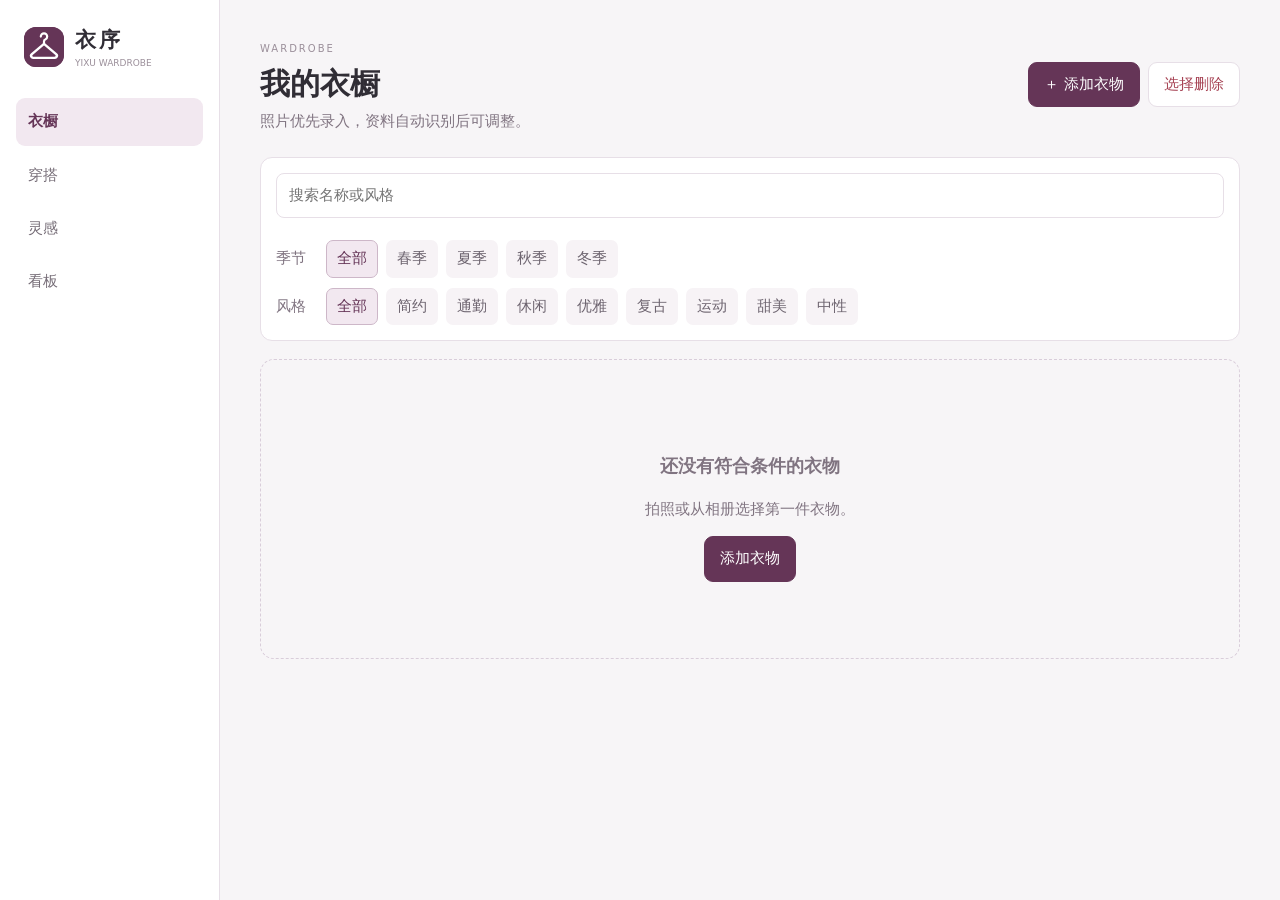
<file: index.html>
<!doctype html>
<html lang="zh-CN">
<head>
<meta charset="utf-8"><meta name="viewport" content="width=device-width,initial-scale=1,viewport-fit=cover">
<meta name="theme-color" content="#653557"><title>衣序 · 离线衣橱</title>
<link rel="icon" type="image/svg+xml" href="./app-icon-v3.svg"><link rel="icon" type="image/png" sizes="32x32" href="./favicon-v3-32.png"><link rel="apple-touch-icon" sizes="180x180" href="./apple-touch-icon-v3.png"><link rel="manifest" href="./manifest.webmanifest?v=3">
<style>
:root{--p:#653557;--ph:#7d4a6d;--bg:#f7f5f7;--card:#fff;--text:#302d35;--muted:#807481;--line:#e7dfe7;--soft:#f2e8f0;--danger:#a74455}*{box-sizing:border-box}body{margin:0;background:var(--bg);color:var(--text);font:15px/1.55 system-ui,"PingFang SC","Microsoft YaHei",sans-serif}button,input,select,textarea{font:inherit}button{cursor:pointer}.shell{min-height:100vh;padding-left:220px}.side{position:fixed;inset:0 auto 0 0;width:220px;background:#fff;border-right:1px solid var(--line);padding:24px 16px;z-index:10}.brand{display:flex;gap:11px;align-items:center;margin:0 8px 28px}.mark{width:40px;height:40px;border-radius:12px;background:var(--p);color:#fff;display:grid;place-items:center;font-size:21px;overflow:hidden}.mark img{width:100%;height:100%;display:block}.brand b{font-size:21px;letter-spacing:3px}.brand small{display:block;color:#9b8f9a;font-size:9px}.nav{display:grid;gap:6px}.nav button,.bottom button{border:0;background:transparent;color:#766d77;border-radius:9px;padding:12px;text-align:left}.nav button.on,.bottom button.on{background:var(--soft);color:var(--p);font-weight:700}.main{padding:36px 40px 90px;max-width:1400px;margin:auto}.head{display:flex;align-items:center;justify-content:space-between;gap:16px;margin-bottom:24px}.head h1{font-size:30px;margin:2px 0}.head p{margin:0;color:var(--muted)}.eyebrow{font-size:10px;letter-spacing:2px;color:#9b8f9a}.btn{border:1px solid var(--line);background:#fff;color:var(--p);border-radius:9px;padding:10px 15px}.btn.primary{background:var(--p);border-color:var(--p);color:#fff}.filters{background:#fff;border:1px solid var(--line);border-radius:12px;padding:15px;margin-bottom:18px}.search{width:100%;border:1px solid var(--line);border-radius:8px;padding:10px 12px;margin-bottom:12px}.filter{display:flex;gap:8px;align-items:center;margin-top:10px;overflow:auto}.filter>span{color:var(--muted);min-width:42px}.chip{white-space:nowrap;border:1px solid transparent;background:#f7f3f6;color:#6e6570;border-radius:7px;padding:6px 10px}.chip.on{background:var(--soft);border-color:#cdb7c8;color:var(--p)}.head-actions{display:flex;gap:8px;flex-wrap:wrap;margin-left:auto;justify-content:flex-end}.item-card{position:relative}.item-card[role="button"]{cursor:pointer}.item-card[role="button"] .photo{background:#fcfafc}.select-check{position:absolute;top:8px;right:8px;width:30px;height:30px;border:1px solid var(--line);border-radius:50%;background:#fff;color:var(--p);display:grid;place-items:center;z-index:2;box-shadow:0 2px 8px #352c3414}.select-check.on{background:var(--p);border-color:var(--p);color:#fff}.btn.delete-action{color:var(--danger)}.btn.delete-action.ready{background:var(--danger);border-color:var(--danger);color:#fff}.grid{display:grid;grid-template-columns:repeat(4,minmax(0,1fr));gap:16px}.card{background:#fff;border:1px solid var(--line);border-radius:12px;overflow:hidden}.closet-groups{display:grid;gap:16px}.category-section{background:#fff;border:1px solid var(--line);border-radius:12px;padding:15px}.category-head{display:flex;align-items:center;justify-content:space-between;margin-bottom:12px}.category-head h2{font-size:17px;margin:0}.category-head span{color:var(--muted);font-size:13px}.category-rail{display:flex;gap:12px;overflow-x:auto;overscroll-behavior-inline:contain;scroll-snap-type:inline mandatory;scrollbar-width:thin;padding:1px 1px 8px;-webkit-overflow-scrolling:touch}.category-rail .card{flex:0 0 210px;scroll-snap-align:start}.photo{height:220px;background:#fff;padding:12px;display:grid;place-items:center}.photo img{width:100%;height:100%;object-fit:contain}.body{padding:13px;border-top:1px solid #f1ebf0}.body b,.body small{display:block}.body small{color:var(--muted)}.empty{min-height:300px;border:1px dashed #d9cdda;border-radius:14px;display:grid;place-items:center;text-align:center;color:var(--muted);padding:30px}.modal{position:fixed;inset:0;background:#2d253080;z-index:50;display:grid;place-items:center;padding:12px}.dialog{background:#fff;width:min(720px,100%);max-height:94vh;overflow:auto;border-radius:16px;padding:24px}.dialog h2{margin:0}.dialog .close{float:right;border:0;background:transparent;font-size:22px}.upload{border:1px dashed #cdbdca;border-radius:11px;padding:12px;text-align:center;background:#fbf8fb}.preview{height:230px}.preview img{width:100%;height:100%;object-fit:contain}.upload-actions{display:flex;justify-content:center;gap:8px;margin-top:10px;flex-wrap:wrap}.form{display:grid;grid-template-columns:1fr 1fr;gap:12px;margin-top:14px}.form label,.full{display:grid;gap:5px;color:#756a74}.form input,.form select,.full input,.full textarea{width:100%;border:1px solid var(--line);border-radius:8px;padding:9px;background:#fff}.checks{display:flex;gap:12px;flex-wrap:wrap;margin:14px 0}.actions{display:flex;justify-content:flex-end;gap:8px;margin-top:18px}.outfits{display:grid;grid-template-columns:repeat(3,1fr);gap:15px}.collage{height:240px;display:grid;grid-template-columns:1fr 1fr;padding:10px}.collage img{width:100%;height:100%;object-fit:contain}.tryon{display:grid;grid-template-columns:1fr 1.2fr;gap:18px}.stage{height:430px;border:1px solid var(--line);border-radius:13px;position:relative;background:linear-gradient(45deg,#f4eff3 25%,transparent 25%),linear-gradient(-45deg,#f4eff3 25%,transparent 25%);background-size:20px 20px;overflow:hidden;touch-action:none}.person{position:absolute;inset:22px;margin:auto;width:48%;height:88%;opacity:.48;pointer-events:none}.layer{position:absolute;object-fit:contain;touch-action:none;user-select:none;-webkit-user-drag:none;cursor:grab;transform-origin:center;filter:drop-shadow(0 3px 5px #392d3822)}.layer:active{cursor:grabbing}.layer.active{outline:1px dashed #8f6683;outline-offset:3px;border-radius:8px;z-index:20!important}.wear-upper{left:28%;top:20%;width:44%;height:35%}.wear-lower{left:28%;top:44%;width:44%;height:47%}.wear-coat{left:23%;top:18%;width:54%;height:52%}.wear-accessory{left:25%;top:69%;width:50%;height:22%}.stage-tools{display:flex;align-items:center;gap:7px;margin-top:8px;flex-wrap:wrap}.stage-tools small{color:var(--muted);margin-right:auto}.stage-tools .btn{padding:6px 11px}.picker{max-height:430px;overflow:auto}.picker h3{font-size:13px;color:var(--muted)}.minis{display:grid;grid-template-columns:repeat(3,1fr);gap:7px}.minis button{border:1px solid var(--line);border-radius:8px;background:#fff;padding:5px}.minis button.on{border-color:var(--p);background:var(--soft)}.minis img{width:100%;height:72px;object-fit:contain}.inspo{columns:3;column-gap:15px}.inspo .card{break-inside:avoid;margin-bottom:15px}.inspo .photo{height:auto;aspect-ratio:4/5}.inspo .photo img{object-fit:cover}.metrics{display:grid;grid-template-columns:repeat(4,1fr);gap:12px}.metric,.panel{background:#fff;border:1px solid var(--line);border-radius:11px;padding:17px}.metric span{display:block;color:var(--muted);font-size:12px}.metric strong{font-size:27px}.panels{display:grid;grid-template-columns:1fr 1fr;gap:15px;margin-top:16px}.panel.wide{grid-column:1/-1}.category-counts{display:grid;grid-template-columns:repeat(5,minmax(0,1fr));gap:10px}.category-count{border:1px solid var(--line);border-radius:9px;padding:12px}.category-count span{display:block;color:var(--muted);font-size:12px}.category-count strong{font-size:22px}.calendar-nav{display:flex;align-items:center;justify-content:space-between;gap:12px;margin-bottom:14px}.calendar-nav h2{margin:0;font-size:18px}.calendar-nav div{display:flex;gap:8px}.calendar-grid{display:grid;grid-template-columns:repeat(7,minmax(0,1fr));gap:7px}.weekday{text-align:center;color:var(--muted);font-size:12px;padding:5px}.calendar-blank{min-height:104px}.calendar-day{min-width:0;min-height:104px;border:1px solid var(--line);border-radius:9px;background:#fff;color:var(--text);padding:8px;text-align:left;display:flex;flex-direction:column;gap:6px;overflow:hidden}.calendar-day:hover,.calendar-day.has-look{border-color:#cdb7c8;background:#fbf8fb}.calendar-day>span{font-size:12px;color:var(--muted)}.calendar-day>small{margin:auto;color:var(--p);font-size:18px}.day-look{display:flex;flex:1;min-height:0;justify-content:center}.day-look img{width:34%;height:72px;object-fit:contain}.look-choices{display:grid;grid-template-columns:repeat(3,minmax(0,1fr));gap:10px;margin-top:14px}.look-choice{border:1px solid var(--line);border-radius:10px;background:#fff;padding:8px;color:var(--text)}.look-choice.on{border-color:var(--p);background:var(--soft)}.look-choice .collage{height:120px}.look-choice b{display:block;margin-top:5px}.row{display:flex;align-items:center;gap:10px;border-bottom:1px solid #f0eaf0;padding:8px 0}.row img{width:45px;height:45px;object-fit:contain}.danger{color:var(--danger);border:0;background:transparent}.bottom{display:none}.toast{position:fixed;left:50%;bottom:20px;transform:translateX(-50%);background:#352c34;color:#fff;padding:9px 14px;border-radius:8px;z-index:80}
@media(max-width:800px){.shell{padding-left:0}.side{display:none}.main{padding:24px 15px 88px}.bottom{display:grid;position:fixed;bottom:0;left:0;right:0;height:68px;background:#fff;border-top:1px solid var(--line);grid-template-columns:repeat(4,1fr);z-index:20}.bottom button{text-align:center;font-size:12px;padding:5px}.head{align-items:flex-start;flex-wrap:wrap}.head .btn{flex:none}.grid{grid-template-columns:repeat(2,1fr);gap:10px}.category-section{padding:13px}.category-rail{margin-right:-13px;padding-right:13px}.category-rail .card{flex-basis:155px}.category-rail .photo{height:150px}.photo{height:165px}.form,.tryon,.panels{grid-template-columns:1fr}.outfits{grid-template-columns:1fr}.stage{height:350px}.metrics{grid-template-columns:1fr 1fr}.category-counts{grid-template-columns:repeat(3,minmax(0,1fr))}.calendar-grid{gap:4px}.calendar-blank,.calendar-day{min-height:68px}.calendar-day{padding:5px}.day-look img{height:42px}.look-choices{grid-template-columns:repeat(2,minmax(0,1fr))}.inspo{columns:2}.picker{max-height:330px}}@media(max-width:430px){.inspo{columns:1}.minis{grid-template-columns:repeat(2,1fr)}.category-counts{grid-template-columns:repeat(2,minmax(0,1fr))}.weekday{font-size:10px}.calendar-day>span{font-size:10px}.calendar-day>small{font-size:15px}}
</style></head>
<body><div class="shell"><aside class="side"><div class="brand"><span class="mark"><img src="./app-icon-v3.svg" alt="衣架图标"></span><span><b>衣序</b><small>YIXU WARDROBE</small></span></div><nav class="nav" id="sideNav"></nav></aside><main class="main" id="app"></main><nav class="bottom" id="bottomNav"></nav></div><div id="overlay"></div><script src="./background-removal.bundle.js"></script><script>
const CATS=['上衣','裤装','半身裙','连衣裙','外套','鞋履','包袋','配饰','其他'],SEAS=['春季','夏季','秋季','冬季'],STYLES=['简约','通勤','休闲','优雅','复古','运动','甜美','中性'],THICK=['轻薄','适中','厚实'];
let page='closet',items=[],outfits=[],inspirations=[],dailyLooks=[],season='',style='',query='',draft=null,selected=[],layerState={},selectedLayer=null,gesture=null,deleteMode=false,selectedForDelete=[],calendarCursor=new Date(new Date().getFullYear(),new Date().getMonth(),1);const app=document.querySelector('#app'),overlay=document.querySelector('#overlay');
function db(){return new Promise((ok,no)=>{const q=indexedDB.open('yixu-standalone',2);q.onupgradeneeded=()=>['items','outfits','inspirations','dailyLooks'].forEach(s=>q.result.objectStoreNames.contains(s)||q.result.createObjectStore(s,{keyPath:'id'}));q.onsuccess=()=>ok(q.result);q.onerror=()=>no(q.error)})}
async function all(store){const d=await db();return new Promise((ok,no)=>{const q=d.transaction(store).objectStore(store).getAll();q.onsuccess=()=>ok(q.result);q.onerror=()=>no(q.error)})}async function put(store,value){const d=await db();return new Promise((ok,no)=>{const q=d.transaction(store,'readwrite').objectStore(store).put(value);q.onsuccess=ok;q.onerror=()=>no(q.error)})}async function del(store,id){const d=await db();return new Promise(ok=>{const q=d.transaction(store,'readwrite').objectStore(store).delete(id);q.onsuccess=ok})}
async function load(){[items,outfits,inspirations,dailyLooks]=await Promise.all([all('items'),all('outfits'),all('inspirations'),all('dailyLooks')]);render()}
const nav=[['closet','衣橱'],['outfits','穿搭'],['inspiration','灵感'],['dashboard','看板']];function navs(){for(const id of ['sideNav','bottomNav'])document.querySelector('#'+id).innerHTML=nav.map(([k,v])=>`<button class="${page===k?'on':''}" onclick="go('${k}')">${v}</button>`).join('')}function go(p){page=p;navs();render()}
function esc(v=''){return String(v).replace(/[&<>"']/g,c=>({'&':'&amp;','<':'&lt;','>':'&gt;','"':'&quot;',"'":'&#39;'}[c]))}function url(blob){return URL.createObjectURL(blob)}function toast(s,duration=1800){const n=document.createElement('div');n.className='toast';n.textContent=s;document.body.append(n);if(duration)setTimeout(()=>n.remove(),duration);return n}
function head(en,title,copy,action=''){return `<div class="head"><div><span class="eyebrow">${en}</span><h1>${title}</h1><p>${copy}</p></div>${action}</div>`}
function render(){navs();if(page==='closet')closet();if(page==='outfits')outfitPage();if(page==='inspiration')inspoPage();if(page==='dashboard')dashboard()}
function itemCard(x){const chosen=selectedForDelete.includes(x.id);return `<article class="card item-card" ${deleteMode?`role="button" tabindex="0" onclick="toggleDeleteItem('${x.id}')" onkeydown="if(event.key==='Enter'||event.key===' '){event.preventDefault();toggleDeleteItem('${x.id}')}" aria-pressed="${chosen}"`:''}>${deleteMode?`<span class="select-check ${chosen?'on':''}" aria-hidden="true">${chosen?'✓':''}</span>`:''}<div class="photo"><img src="${url(x.image)}" alt="${esc(x.category)}"></div></article>`}
function toggleDeleteMode(){deleteMode=!deleteMode;selectedForDelete=[];closet()}
function toggleDeleteItem(id){selectedForDelete=selectedForDelete.includes(id)?selectedForDelete.filter(x=>x!==id):[...selectedForDelete,id];closet()}
async function deleteSelectedItems(){if(!selectedForDelete.length)return toast('请先选择要删除的衣物');if(!confirm(`确定删除选中的 ${selectedForDelete.length} 件衣物吗？`))return;for(const id of selectedForDelete)await del('items',id);deleteMode=false;selectedForDelete=[];await load();toast('已删除选中衣物')}
function closet(){const result=items.filter(x=>(!query||[x.name,x.category,...x.styles].join(' ').toLowerCase().includes(query.toLowerCase()))&&(!season||x.seasons.includes(season))&&(!style||x.styles.includes(style))),groups=CATS.map(category=>({category,list:result.filter(x=>x.category===category)})).filter(x=>x.list.length);app.innerHTML=head('WARDROBE','我的衣橱','照片优先录入，资料自动识别后可调整。',`<div class="head-actions"><button class="btn primary" onclick="addItem()">＋ 添加衣物</button>${deleteMode?`<button class="btn" onclick="toggleDeleteMode()">取消</button><button class="btn delete-action ${selectedForDelete.length?'ready':''}" onclick="deleteSelectedItems()">删除已选${selectedForDelete.length?` (${selectedForDelete.length})`:''}</button>`:'<button class="btn delete-action" onclick="toggleDeleteMode()">选择删除</button>'}</div>`)+`<section class="filters"><input class="search" placeholder="搜索名称或风格" value="${esc(query)}" oninput="query=this.value;closet()"><div class="filter"><span>季节</span>${['',...SEAS].map(x=>`<button class="chip ${season===x?'on':''}" onclick="season='${x}';closet()">${x||'全部'}</button>`).join('')}</div><div class="filter"><span>风格</span>${['',...STYLES].map(x=>`<button class="chip ${style===x?'on':''}" onclick="style='${x}';closet()">${x||'全部'}</button>`).join('')}</div></section>`+(groups.length?`<div class="closet-groups">${groups.map(g=>`<section class="category-section"><div class="category-head"><h2>${esc(g.category)}</h2><span>${g.list.length} 件 · 左右滑动</span></div><div class="category-rail" aria-label="${esc(g.category)}衣物">${g.list.map(itemCard).join('')}</div></section>`).join('')}</div>`:`<div class="empty"><div><h3>还没有符合条件的衣物</h3><p>拍照或从相册选择第一件衣物。</p><button class="btn primary" onclick="addItem()">添加衣物</button></div></div>`)}
function addItem(){draft={category:'',color:'',seasons:[],styles:[],thickness:'',brand:'',price:'',purchaseDate:'',notes:'',image:null};itemModal()}
function itemModal(){overlay.innerHTML=`<div class="modal"><section class="dialog"><button class="close" onclick="closeModal()">×</button><h2>添加衣物</h2><p>照片会在本机使用 AI 自动识别衣物并生成透明底图，完成后仍可手动调整资料。</p><div class="upload">${draft.image?`<div class="preview"><img src="${url(draft.image)}"></div>`:'<div class="preview" style="display:grid;place-items:center">添加衣物照片 *</div>'}<div class="upload-actions"><label class="btn">从相册选择<input hidden type="file" accept="image/*" onchange="pickPhoto(this.files[0])"></label><label class="btn">拍照<input hidden type="file" accept="image/*" capture="environment" onchange="pickPhoto(this.files[0])"></label></div></div><div class="form"><label>分类<select onchange="draft.category=this.value">${opts(CATS,draft.category)}</select></label><label>颜色<input value="${esc(draft.color)}" onchange="draft.color=this.value"></label><label>薄厚<select onchange="draft.thickness=this.value">${opts(THICK,draft.thickness)}</select></label><label>风格<select onchange="draft.styles=this.value?[this.value]:[]">${opts(STYLES,draft.styles[0])}</select></label><label>品牌<input value="${esc(draft.brand)}" onchange="draft.brand=this.value"></label><label>购买价格<input type="number" min="0" value="${draft.price}" onchange="draft.price=this.value"></label><label>购买日期<input type="date" value="${draft.purchaseDate}" onchange="draft.purchaseDate=this.value"></label></div><div class="checks">${SEAS.map(s=>`<label><input type="checkbox" ${draft.seasons.includes(s)?'checked':''} onchange="this.checked?draft.seasons.push('${s}'):draft.seasons=draft.seasons.filter(x=>x!=='${s}')">${s}</label>`).join('')}</div><label class="full">备注<textarea onchange="draft.notes=this.value">${esc(draft.notes)}</textarea></label><div class="actions"><button class="btn" onclick="closeModal()">取消</button><button class="btn primary" onclick="saveItem()">保存衣物</button></div></section></div>`}
function opts(arr,value){return '<option value="">请选择</option>'+arr.map(x=>`<option ${x===value?'selected':''}>${x}</option>`).join('')}
async function pickPhoto(file){if(!file)return;const note=toast('正在加载本机 AI 抠图模型…',0);try{const out=await processImage(file,(key,current,total)=>{const pct=total?Math.round(current/total*100):0;note.textContent=key.startsWith('compute')?'正在本机识别衣物…':`首次加载 AI 抠图模型 ${pct}%`});Object.assign(draft,out.tags,{image:out.image,name:out.tags.color+out.tags.category});itemModal();toast(out.aiApplied?'AI 抠图和基础识别已完成':out.cutoutApplied?'已完成透明化和基础识别':'已保留原图并完成基础识别')}catch(e){console.error(e);toast('图片处理失败，请更换照片重试')}finally{note.remove()}}
async function processImage(file,onProgress){if(window.yixuRemoveBackground){try{const image=await window.yixuRemoveBackground(file,onProgress),analyzed=await fallbackProcessImage(image,false);return{...analyzed,image,aiApplied:true,cutoutApplied:true}}catch(e){console.warn('AI cutout failed, using local fallback',e)}}return fallbackProcessImage(file,true)}
async function fallbackProcessImage(file,applyCutout=true){const bm=await createImageBitmap(file),scale=Math.min(1,1200/Math.max(bm.width,bm.height)),c=document.createElement('canvas');c.width=Math.max(1,Math.round(bm.width*scale));c.height=Math.max(1,Math.round(bm.height*scale));const x=c.getContext('2d',{willReadFrequently:true});x.drawImage(bm,0,0,c.width,c.height);bm.close();const d=x.getImageData(0,0,c.width,c.height),p=d.data,w=c.width,h=c.height,original=new Uint8ClampedArray(p),step=Math.max(1,Math.floor(Math.min(w,h)/80)),samples=[];for(let xx=0;xx<w;xx+=step){samples.push([p[xx*4],p[xx*4+1],p[xx*4+2]]);let i=((h-1)*w+xx)*4;samples.push([p[i],p[i+1],p[i+2]])}for(let yy=0;yy<h;yy+=step){let i=yy*w*4;samples.push([p[i],p[i+1],p[i+2]]);i=(yy*w+w-1)*4;samples.push([p[i],p[i+1],p[i+2]])}const bg=[0,1,2].map(k=>samples.reduce((sum,v)=>sum+v[k],0)/samples.length),spread=Math.sqrt(samples.reduce((sum,v)=>sum+Math.pow(v[0]-bg[0],2)+Math.pow(v[1]-bg[1],2)+Math.pow(v[2]-bg[2],2),0)/samples.length),threshold=Math.max(22,Math.min(48,18+spread*.9));let cutoutApplied=false;if(applyCutout&&spread<32){const seen=new Uint8Array(w*h),queue=new Int32Array(w*h);let head=0,tail=0,removed=0;const add=(xx,yy)=>{const pos=yy*w+xx;if(seen[pos])return;const i=pos*4,dist=Math.hypot(p[i]-bg[0],p[i+1]-bg[1],p[i+2]-bg[2]);if(dist<=threshold){seen[pos]=1;queue[tail++]=pos}};for(let xx=0;xx<w;xx++){add(xx,0);add(xx,h-1)}for(let yy=0;yy<h;yy++){add(0,yy);add(w-1,yy)}while(head<tail){const pos=queue[head++],xx=pos%w,yy=(pos/w)|0;removed++;if(xx>0)add(xx-1,yy);if(xx<w-1)add(xx+1,yy);if(yy>0)add(xx,yy-1);if(yy<h-1)add(xx,yy+1)}const ratio=removed/(w*h);if(ratio>=.08&&ratio<=.9){cutoutApplied=true;for(let pos=0;pos<seen.length;pos++)if(seen[pos]){const i=pos*4,dist=Math.hypot(p[i]-bg[0],p[i+1]-bg[1],p[i+2]-bg[2]),edge=threshold*.72;p[i+3]=dist<=edge?0:Math.round(255*(dist-edge)/(threshold-edge))}}}if(!cutoutApplied)p.set(original);x.putImageData(d,0,0);let R=0,G=0,B=0,n=0,minX=w,maxX=0,minY=h,maxY=0;for(let yy=0;yy<h;yy++)for(let xx=0;xx<w;xx++){const i=(yy*w+xx)*4;if(p[i+3]>90){R+=p[i];G+=p[i+1];B+=p[i+2];n++;minX=Math.min(minX,xx);maxX=Math.max(maxX,xx);minY=Math.min(minY,yy);maxY=Math.max(maxY,yy)}}R/=Math.max(1,n);G/=Math.max(1,n);B/=Math.max(1,n);const colors=[['黑色',30,30,30],['白色',235,235,235],['灰色',135,135,135],['米色',210,195,165],['棕色',115,74,48],['红色',180,55,58],['粉色',220,145,165],['绿色',70,130,85],['蓝色',65,105,170],['紫色',120,80,145]];let color=colors.sort((a,b)=>Math.hypot(R-a[1],G-a[2],B-a[3])-Math.hypot(R-b[1],G-b[2],B-b[3]))[0][0],ratio=(maxX-minX)/Math.max(1,maxY-minY),category=ratio>1.35?'配饰':ratio<.42?'裤装':'上衣',thickness=category==='外套'?'厚实':category.includes('裙')?'轻薄':'适中',seasons=thickness==='厚实'?['秋季','冬季']:thickness==='轻薄'?['春季','夏季']:['春季','秋季'],styles=[(R+G+B)/3>185?'简约':(R+G+B)/3<80?'通勤':'休闲'];const image=await new Promise(ok=>c.toBlob(ok,'image/png'));return{image,cutoutApplied,tags:{category,color,thickness,seasons,styles}}}
async function saveItem(){if(!draft.image)return toast('请先添加照片');if(!draft.category)return toast('请选择分类');draft.id=crypto.randomUUID();draft.createdAt=new Date().toISOString();draft.price=draft.price?Number(draft.price):null;await put('items',draft);closeModal();await load();toast('衣物已保存')}
async function removeItem(id){if(!confirm('确定删除这件衣物吗？'))return;await del('items',id);await load()}
function closeModal(){overlay.innerHTML=''}
function outfitPage(){app.innerHTML=head('OUTFITS','穿搭试衣间','从衣橱挑选单品，在虚拟小人上组合预览。','<button class="btn primary" onclick="openTryon()">＋ 创建穿搭</button>')+(outfits.length?`<div class="outfits">${outfits.map(o=>`<article class="card"><div class="collage">${o.itemIds.map(id=>{const x=items.find(i=>i.id===id);return x?`<img src="${url(x.image)}">`:''}).join('')}</div><div class="body"><b>${o.itemIds.length} 件单品</b><button class="danger" onclick="removeOutfit('${o.id}')">删除</button></div></article>`).join('')}</div>`:'<div class="empty"><div><h3>还没有穿搭方案</h3><button class="btn primary" onclick="openTryon()">开始搭配</button></div></div>')}
function openTryon(){selected=[];layerState={};selectedLayer=null;gesture=null;tryonModal()}function group(cat){return ['上衣'].includes(cat)?'上装':['裤装','半身裙','连衣裙'].includes(cat)?'下装':cat==='外套'?'外套':'鞋包配饰'}function layerClass(item){return group(item.category)==='上装'?'wear-upper':group(item.category)==='下装'?'wear-lower':group(item.category)==='外套'?'wear-coat':'wear-accessory'}function ensureLayer(id){return layerState[id]||(layerState[id]={x:0,y:0,scale:1})}function choose(id){const item=items.find(x=>x.id===id),g=group(item.category);selected=selected.filter(x=>group(items.find(i=>i.id===x).category)!==g);selected.push(id);ensureLayer(id);selectedLayer=id;tryonModal()}
function applyLayer(id){const el=document.querySelector(`[data-layer-id="${id}"]`),state=ensureLayer(id);if(el){el.style.transform=`translate(${state.x}px,${state.y}px) scale(${state.scale})`;document.querySelectorAll('.layer').forEach(x=>x.classList.toggle('active',x.dataset.layerId===selectedLayer))}}function gestureDistance(){const p=[...gesture.pointers.values()];return p.length>1?Math.hypot(p[0].x-p[1].x,p[0].y-p[1].y):0}function startLayerGesture(e,id){e.preventDefault();e.stopPropagation();selectedLayer=id;applyLayer(id);if(!gesture||gesture.id!==id)gesture={id,pointers:new Map(),distance:0};gesture.pointers.set(e.pointerId,{x:e.clientX,y:e.clientY});e.currentTarget.setPointerCapture?.(e.pointerId);if(gesture.pointers.size>1)gesture.distance=gestureDistance()}function moveLayerGesture(e,id){if(!gesture||gesture.id!==id||!gesture.pointers.has(e.pointerId))return;e.preventDefault();const prev=gesture.pointers.get(e.pointerId),state=ensureLayer(id);gesture.pointers.set(e.pointerId,{x:e.clientX,y:e.clientY});if(gesture.pointers.size===1){state.x+=e.clientX-prev.x;state.y+=e.clientY-prev.y}else{const distance=gestureDistance();if(gesture.distance)state.scale=Math.max(.35,Math.min(3,state.scale*distance/gesture.distance));gesture.distance=distance}applyLayer(id)}function endLayerGesture(e,id){if(!gesture||gesture.id!==id)return;gesture.pointers.delete(e.pointerId);gesture.distance=gesture.pointers.size>1?gestureDistance():0;if(!gesture.pointers.size)gesture=null}function adjustLayerScale(delta){if(!selectedLayer)return toast('请先点选小人身上的衣物');const state=ensureLayer(selectedLayer);state.scale=Math.max(.35,Math.min(3,state.scale+delta));applyLayer(selectedLayer)}function resetLayer(){if(!selectedLayer)return toast('请先点选小人身上的衣物');layerState[selectedLayer]={x:0,y:0,scale:1};applyLayer(selectedLayer)}function zoomLayer(e,id){e.preventDefault();selectedLayer=id;const state=ensureLayer(id);state.scale=Math.max(.35,Math.min(3,state.scale+(e.deltaY<0?.1:-.1)));applyLayer(id)}
function tryonModal(){const chosen=selected.map(id=>items.find(x=>x.id===id));overlay.innerHTML=`<div class="modal"><section class="dialog"><button class="close" onclick="closeModal()">×</button><h2>虚拟试衣</h2><div class="tryon"><div><div class="stage"><svg class="person" viewBox="0 0 100 260"><circle cx="50" cy="27" r="22" fill="#bdaab7"/><path d="M28 55 Q50 44 72 55 L83 145 68 155 72 253 53 253 50 167 47 253 28 253 32 155 17 145Z" fill="#bdaab7"/></svg>${chosen.map((x,i)=>{const state=ensureLayer(x.id);return `<img data-layer-id="${x.id}" class="layer ${layerClass(x)} ${selectedLayer===x.id?'active':''}" style="transform:translate(${state.x}px,${state.y}px) scale(${state.scale});z-index:${i+2}" src="${url(x.image)}" alt="${esc(x.category)}" draggable="false" onpointerdown="startLayerGesture(event,'${x.id}')" onpointermove="moveLayerGesture(event,'${x.id}')" onpointerup="endLayerGesture(event,'${x.id}')" onpointercancel="endLayerGesture(event,'${x.id}')" onwheel="zoomLayer(event,'${x.id}')">`}).join('')}</div><div class="stage-tools"><small>拖动衣物调整位置，双指缩放</small><button class="btn" onclick="adjustLayerScale(-.1)">缩小</button><button class="btn" onclick="adjustLayerScale(.1)">放大</button><button class="btn" onclick="resetLayer()">复位</button></div></div><div class="picker">${['上装','下装','外套','鞋包配饰'].map(g=>`<h3>${g}</h3><div class="minis">${items.filter(x=>group(x.category)===g).map(x=>`<button class="${selected.includes(x.id)?'on':''}" onclick="choose('${x.id}')"><img src="${url(x.image)}"><small>${x.category}</small></button>`).join('')}</div>`).join('')}</div></div><div class="actions"><button class="btn" onclick="closeModal()">取消</button><button class="btn primary" onclick="saveOutfit()">保存方案</button></div></section></div>`}
async function saveOutfit(){if(!selected.length)return toast('请先选择衣物');await put('outfits',{id:crypto.randomUUID(),itemIds:[...selected],layerTransforms:Object.fromEntries(selected.map(id=>[id,{...ensureLayer(id)}])),createdAt:new Date().toISOString()});closeModal();await load();toast('穿搭已保存')}async function removeOutfit(id){await del('outfits',id);await load()}
function inspoPage(){app.innerHTML=head('INSPIRATION','收藏灵感','收藏每一次心动，慢慢建立属于自己的审美坐标。','<button class="btn primary" onclick="inspoModal()">＋ 上传灵感</button>')+(inspirations.length?`<div class="inspo">${inspirations.map(x=>`<article class="card"><div class="photo"><img src="${url(x.image)}"></div><div class="body">${x.brand?`<small>品牌：${esc(x.brand)}</small>`:''}${x.price?`<small>价格：¥${x.price}</small>`:''}${x.wanted?`<small>想买：${esc(x.wanted)}</small>`:''}<button class="danger" onclick="removeInspo('${x.id}')">删除</button></div></article>`).join('')}</div>`:'<div class="empty"><div><h3>还没有收藏灵感</h3><button class="btn primary" onclick="inspoModal()">上传图片</button></div></div>')}
function inspoModal(reset=true){if(reset)draft={image:null,brand:'',price:'',wanted:''};overlay.innerHTML=`<div class="modal"><section class="dialog"><button class="close" onclick="closeModal()">×</button><h2>上传穿搭参考</h2><p>保存喜欢的穿搭图片，记录可选的品牌、价格和想买单品。</p><div class="upload">${draft.image?`<div class="preview"><img src="${url(draft.image)}"></div>`:'<div class="preview" style="display:grid;place-items:center">选择穿搭图片 *</div>'}<div class="upload-actions"><label class="btn">从相册选择<input hidden type="file" accept="image/*" onchange="pickInspiration(this.files[0])"></label><label class="btn">拍照<input hidden type="file" accept="image/*" capture="environment" onchange="pickInspiration(this.files[0])"></label></div></div><div class="form"><label>品牌（选填）<input value="${esc(draft.brand)}" oninput="draft.brand=this.value"></label><label>价格（选填）<input type="number" min="0" value="${esc(draft.price)}" oninput="draft.price=this.value"></label></div><label class="full">想买的单品（选填）<input value="${esc(draft.wanted)}" oninput="draft.wanted=this.value"></label><div class="actions"><button class="btn" onclick="closeModal()">取消</button><button class="btn primary" onclick="saveInspo()">收藏</button></div></section></div>`}
function pickInspiration(file){if(!file)return;draft.image=file;inspoModal(false);toast('图片已选择')}
async function saveInspo(){if(!draft.image)return toast('请先选择图片');await put('inspirations',{...draft,id:crypto.randomUUID(),price:draft.price?Number(draft.price):null,createdAt:new Date().toISOString()});closeModal();await load()}async function removeInspo(id){await del('inspirations',id);await load()}
function dateKey(year,month,day){return `${year}-${String(month+1).padStart(2,'0')}-${String(day).padStart(2,'0')}`}
function changeCalendar(delta){calendarCursor=new Date(calendarCursor.getFullYear(),calendarCursor.getMonth()+delta,1);dashboard()}
function outfitImages(outfit,limit=3){return outfit.itemIds.slice(0,limit).map(id=>{const item=items.find(x=>x.id===id);return item?`<img src="${url(item.image)}" alt="${esc(item.category)}">`:''}).join('')}
function dashboard(){const year=calendarCursor.getFullYear(),month=calendarCursor.getMonth(),monthPrefix=`${year}-${String(month+1).padStart(2,'0')}`,monthChecks=dailyLooks.filter(x=>x.date.startsWith(monthPrefix)).length,first=(new Date(year,month,1).getDay()+6)%7,days=new Date(year,month+1,0).getDate(),counts=CATS.map(category=>({category,count:items.filter(x=>x.category===category).length})),cells=Array.from({length:first},()=>'<span class="calendar-blank"></span>').concat(Array.from({length:days},(_,i)=>{const day=i+1,date=dateKey(year,month,day),record=dailyLooks.find(x=>x.date===date),outfit=record&&outfits.find(x=>x.id===record.outfitId);return `<button class="calendar-day ${outfit?'has-look':''}" onclick="dailyLookModal('${date}')"><span>${day}</span>${outfit?`<div class="day-look">${outfitImages(outfit)}</div>`:'<small>＋</small>'}</button>`}));app.innerHTML=head('OUTFIT CALENDAR','穿搭日历','记录每天真正穿过的搭配，让衣橱被更好地使用。')+`<div class="metrics"><div class="metric"><span>衣物</span><strong>${items.length}</strong></div><div class="metric"><span>穿搭方案</span><strong>${outfits.length}</strong></div><div class="metric"><span>本月打卡</span><strong>${monthChecks}</strong></div><div class="metric"><span>灵感</span><strong>${inspirations.length}</strong></div></div><div class="panels"><section class="panel wide"><h2>衣物分类数量</h2><div class="category-counts">${counts.map(x=>`<div class="category-count"><span>${x.category}</span><strong>${x.count}</strong></div>`).join('')}</div></section><section class="panel wide"><div class="calendar-nav"><button class="btn" onclick="changeCalendar(-1)" aria-label="上个月">‹</button><h2>${year} 年 ${month+1} 月</h2><button class="btn" onclick="changeCalendar(1)" aria-label="下个月">›</button></div><div class="calendar-grid"><div class="weekday">一</div><div class="weekday">二</div><div class="weekday">三</div><div class="weekday">四</div><div class="weekday">五</div><div class="weekday">六</div><div class="weekday">日</div>${cells.join('')}</div></section></div>`}
function dailyLookModal(date){const current=dailyLooks.find(x=>x.date===date),content=outfits.length?`<div class="look-choices">${outfits.map((o,i)=>`<button class="look-choice ${current&&current.outfitId===o.id?'on':''}" onclick="saveDailyLook('${date}','${o.id}')"><div class="collage">${outfitImages(o,4)}</div><b>穿搭 ${i+1}</b></button>`).join('')}</div>`:`<div class="empty"><div><h3>还没有穿搭方案</h3><p>先去穿搭页保存一套搭配。</p><button class="btn primary" onclick="closeModal();go('outfits')">创建穿搭</button></div></div>`;overlay.innerHTML=`<div class="modal"><section class="dialog"><button class="close" onclick="closeModal()">×</button><h2>${date} 每日穿搭</h2><p>选择一套已经保存的穿搭方案。</p>${content}<div class="actions">${current?`<button class="danger" onclick="removeDailyLook('${date}')">清除当天记录</button>`:''}<button class="btn" onclick="closeModal()">取消</button></div></section></div>`}
async function saveDailyLook(date,outfitId){await put('dailyLooks',{id:date,date,outfitId,updatedAt:new Date().toISOString()});closeModal();await load();toast('每日穿搭已记录')}
async function removeDailyLook(date){await del('dailyLooks',date);closeModal();await load();toast('当天记录已清除')}
load().catch(e=>{app.innerHTML='<div class="empty"><div><h3>无法打开本地数据</h3><p>'+esc(e.message)+'</p></div></div>'});
</script></body></html>
</file>
